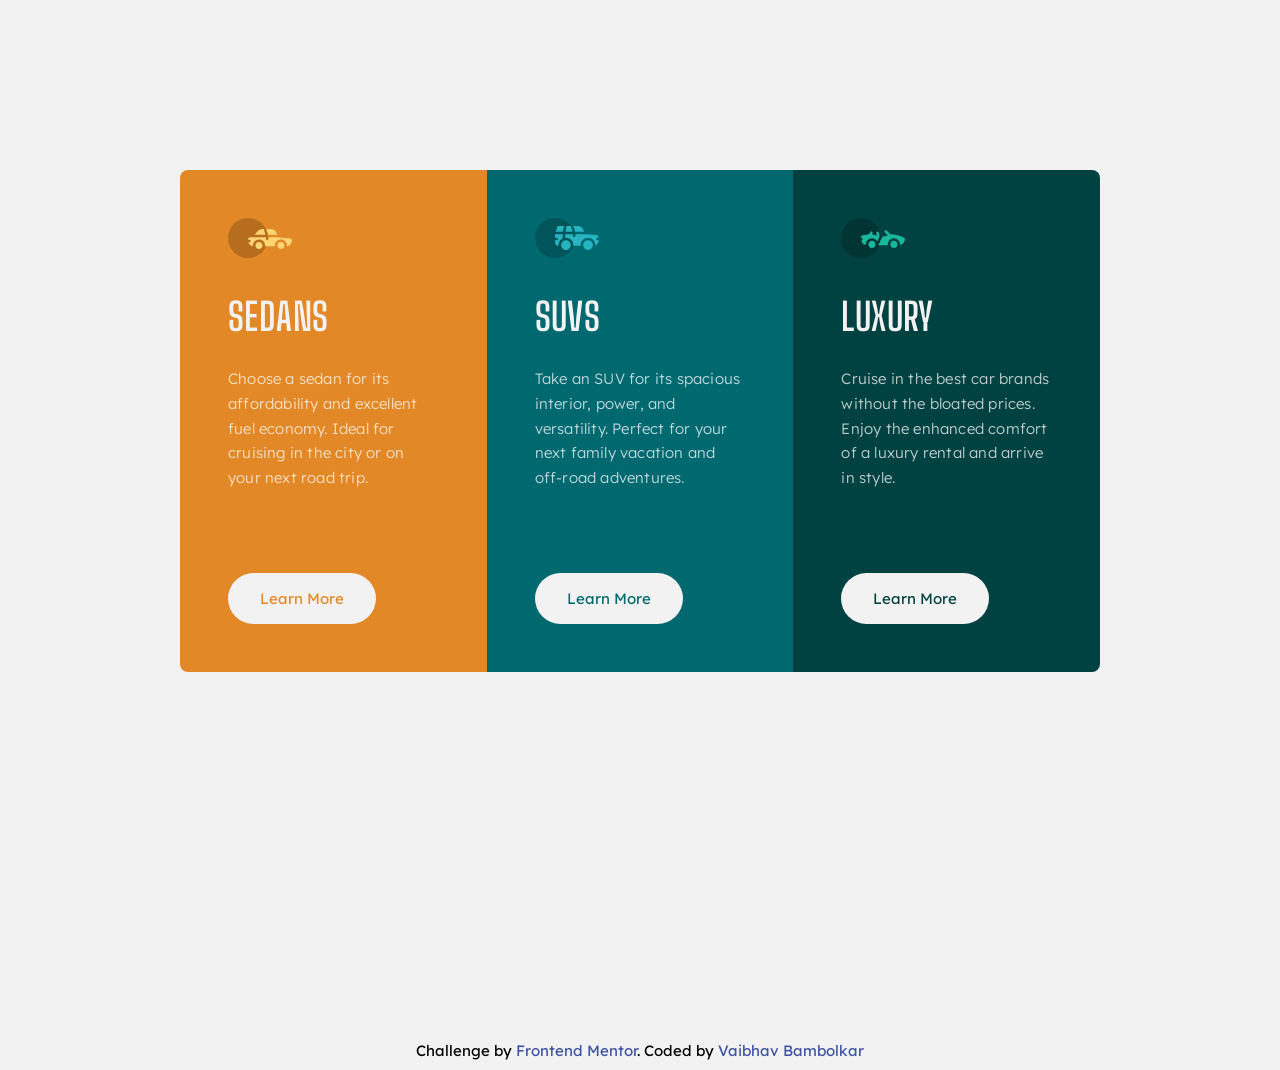
<file: 3-column-preview-card-component/index.html>
<!DOCTYPE html>
<html lang="en">
  <head>
    <meta charset="UTF-8" />
    <meta name="viewport" content="width=device-width, initial-scale=1.0" />
    <!-- displays site properly based on user's device -->

    <link
      rel="icon"
      type="image/png"
      sizes="32x32"
      href="./images/favicon-32x32.png"
    />

    <link rel="preconnect" href="https://fonts.googleapis.com" />
    <link rel="preconnect" href="https://fonts.gstatic.com" crossorigin />
    <link
      href="https://fonts.googleapis.com/css2?family=Big+Shoulders:opsz,wght@10..72,100..900&family=Lexend+Deca:wght@100..900&display=swap"
      rel="stylesheet"
    />

    <link rel="stylesheet" href="style.css" />

    <title>Frontend Mentor | 3-column preview card component</title>
  </head>
  <body>
    <div class="container">
      <div class="col-1">
        <svg width="64" height="40" xmlns="http://www.w3.org/2000/svg">
          <g fill="none" fill-rule="evenodd">
            <circle fill="#000" opacity=".201" cx="20" cy="20" r="20" />
            <path
              d="M52.936 24.11c1.942 0 3.517 1.542 3.517 3.445 0 1.903-1.575 3.445-3.517 3.445s-3.516-1.542-3.516-3.445c0-1.903 1.574-3.445 3.516-3.445zm-21.957 0c1.942 0 3.517 1.542 3.517 3.445 0 1.903-1.575 3.445-3.517 3.445s-3.516-1.542-3.516-3.445c0-1.903 1.574-3.445 3.516-3.445zm6.948-4.848v1.429c0 .716.61 1.293 1.348 1.259a1.295 1.295 0 001.225-1.295v-1.393h8.256l13.483 1.313c.956.093 1.676.881 1.676 1.814 0 2.89-2.126 5.303-4.926 5.819.397-3.557-2.458-6.62-6.053-6.62-3.646 0-6.504 3.14-6.039 6.723h-9.879c.466-3.588-2.397-6.722-6.039-6.722-3.595 0-6.45 3.062-6.052 6.62-2.14-.398-3.916-1.912-4.61-3.931h1.142c.731 0 1.32-.598 1.285-1.322-.033-.678-.629-1.2-1.322-1.2H20v-.251c0-1.274 1.066-2.243 2.306-2.243h15.62zM42.59 11c2.645 0 4.99 1.556 5.972 3.963l.726 1.779H40.17L38.413 11h4.178zm-6.865 0l1.758 5.741H26.505l3.357-3.654A6.502 6.502 0 0134.644 11h1.082z"
              fill="#FFD473"
              fill-rule="nonzero"
            />
          </g>
        </svg>
        <h2 class="title">Sedans</h2>
        <p class="description">
          Choose a sedan for its affordability and excellent fuel economy. Ideal
          for cruising in the city or on your next road trip.
        </p>
        <a href="#" class="btn btn--1">Learn More</a>
      </div>
      <div class="col-2">
        <svg width="64" height="40" xmlns="http://www.w3.org/2000/svg">
          <g fill="none" fill-rule="evenodd">
            <circle fill="#000" opacity=".201" cx="20" cy="20" r="20" />
            <path
              d="M31.002 22.358c2.917 0 5.18 2.593 4.762 5.506a4.828 4.828 0 01-2.962 3.778 4.797 4.797 0 01-5.3-1.165c-1.188-1.26-1.235-2.613-1.263-2.613-.42-2.924 1.857-5.506 4.763-5.506zm22 0c3.457 0 5.798 3.567 4.41 6.744A4.816 4.816 0 0152.3 31.94a4.826 4.826 0 01-4.06-4.077c-.42-2.915 1.846-5.506 4.762-5.506zm-15.04-6.083v1.462a1.29 1.29 0 001.352 1.29c.693-.033 1.227-.631 1.227-1.326v-1.426h8.3l13.056.716a1.29 1.29 0 011.164.917c.27.895.446 1.477.563 1.87h-1.047c-.694 0-1.291.534-1.324 1.228a1.29 1.29 0 001.288 1.352h1.445c-.164 2.225-1.57 4.193-3.6 5.05.13-4.212-3.255-7.63-7.384-7.63-4.317 0-7.762 3.718-7.358 8.086h-7.285c.43-4.655-3.503-8.531-8.131-8.046v-3.543h7.734zm-10.312 0v4.308a7.4 7.4 0 00-4.006 7.274 3.874 3.874 0 01-3.642-3.864v-1.635h1.46a1.29 1.29 0 000-2.58h-1.461v-3.213l.003-.29h7.646zm14.986-8.196c2.65 0 5 1.592 5.984 4.055l.63 1.579a5.525 5.525 0 01-.065-.004l-.026-.002-.034-.002-.022-.002a4.178 4.178 0 00-.224-.006l-.098-.001h-.039l-.136-.001h-.052l-.326-.001H40.211L38.528 8.08zm-13.632 0l-1.122 5.616h-7.144l1.47-4.71a1.29 1.29 0 011.231-.906h5.565zm6.832 0l1.683 5.615h-7.007l1.121-5.615h4.203z"
              fill="#26B5C0"
              fill-rule="nonzero"
            />
          </g>
        </svg>
        <h2 class="title">SUVs</h2>
        <p class="description">
          Take an SUV for its spacious interior, power, and versatility. Perfect
          for your next family vacation and off-road adventures.
        </p>
        <a href="#" class="btn btn--2">Learn More</a>
      </div>
      <div class="col-3">
        <svg width="64" height="40" xmlns="http://www.w3.org/2000/svg">
          <g fill="none" fill-rule="evenodd">
            <circle fill="#000" opacity=".201" cx="20" cy="20" r="20" />
            <path
              d="M30.98 22.835c1.941 0 3.516 1.604 3.516 3.583 0 1.978-1.575 3.582-3.517 3.582s-3.516-1.604-3.516-3.582c0-1.979 1.574-3.583 3.516-3.583zm21.956 0c1.942 0 3.517 1.604 3.517 3.583 0 1.978-1.575 3.582-3.517 3.582s-3.516-1.604-3.516-3.582c0-1.979 1.574-3.583 3.516-3.583zm-9.143-10.45a1.27 1.27 0 011.819 0l3.715 3.784c4.444-.115 9.7 1.142 13.964 3.753.387.237.624.664.624 1.124 0 3.006-2.126 5.514-4.926 6.05.397-3.698-2.458-6.882-6.053-6.882-3.646 0-6.504 3.264-6.039 6.99h-9.669c.76-1.544.993-2.026 1.337-2.711l.082-.162c.421-.835 1.056-2.07 2.883-5.65 1.68-.023 3.47-.408 5.247-1.403l-2.984-3.04a1.328 1.328 0 010-1.854zm-7.68 1.064c.683-.2 1.395.202 1.592.898l.749 2.652a3.46 3.46 0 01-.247 2.51l-1.733 3.395-.216.424c-1.07-1.89-3.06-3.114-5.279-3.114-3.595 0-6.45 3.184-6.052 6.885-1.832-.347-3.414-1.537-4.278-3.276a1.331 1.331 0 01.117-1.376l.955-1.303-1.325-1.295c-.751-.735-.376-2.024.64-2.231l6.614-1.346.13-.026c.092-.019.145-.03.157-.031.314-.146 1.07-.591 1.07-1.506 0-.734.592-1.327 1.316-1.31.712.016 1.268.662 1.256 1.388a4.11 4.11 0 01-.348 1.611 22.69 22.69 0 014.7 1.146l-.7-2.473a1.314 1.314 0 01.882-1.622z"
              fill="#19B89D"
              fill-rule="nonzero"
            />
          </g>
        </svg>
        <h2 class="title">Luxury</h2>
        <p class="description">
          Cruise in the best car brands without the bloated prices. Enjoy the
          enhanced comfort of a luxury rental and arrive in style.
        </p>
        <a href="#" class="btn btn--3">Learn More</a>
      </div>
    </div>

    <div class="attribution">
      Challenge by
      <a href="https://www.frontendmentor.io?ref=challenge" target="_blank"
        >Frontend Mentor</a
      >. Coded by
      <a href="https://github.com/vaibhavbambolkar" target="_blank"
        >Vaibhav Bambolkar</a
      >
    </div>
  </body>
</html>
</file>
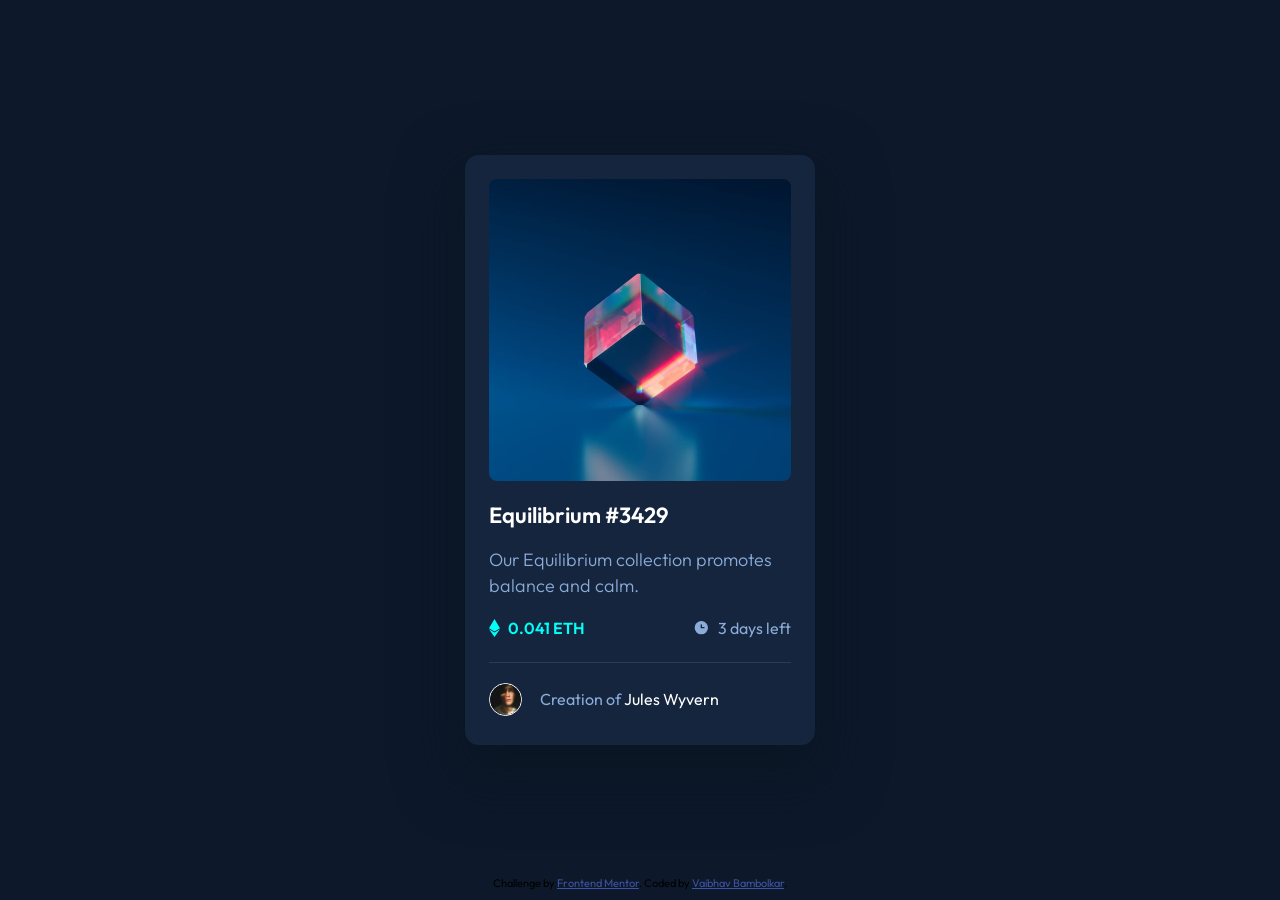
<file: nft-preview-card-component/index.html>
<!DOCTYPE html>
<html lang="en">
  <head>
    <meta charset="UTF-8" />
    <meta name="viewport" content="width=device-width, initial-scale=1.0" />
    <!-- displays site properly based on user's device -->
    <link rel="preconnect" href="https://fonts.googleapis.com" />
    <link rel="preconnect" href="https://fonts.gstatic.com" crossorigin />
    <link
      href="https://fonts.googleapis.com/css2?family=Outfit:wght@100..900&display=swap"
      rel="stylesheet"
    />

    <link
      rel="icon"
      type="image/png"
      sizes="32x32"
      href="./images/favicon-32x32.png"
    />
    <link rel="stylesheet" href="css/style.css" />

    <title>Frontend Mentor | NFT preview card component</title>
  </head>
  <body>
    <article class="card">
      <div class="img-container">
        <img
          src="images/image-equilibrium.jpg"
          alt="Equilibrium image"
          class="card-img"
        />
        <div>
          <svg width="48" height="48" xmlns="http://www.w3.org/2000/svg">
            <g fill="none" fill-rule="evenodd">
              <path d="M0 0h48v48H0z" />
              <path
                d="M24 9C14 9 5.46 15.22 2 24c3.46 8.78 12 15 22 15 10.01 0 18.54-6.22 22-15-3.46-8.78-11.99-15-22-15Zm0 25c-5.52 0-10-4.48-10-10s4.48-10 10-10 10 4.48 10 10-4.48 10-10 10Zm0-16c-3.31 0-6 2.69-6 6s2.69 6 6 6 6-2.69 6-6-2.69-6-6-6Z"
                fill="#FFF"
                fill-rule="nonzero"
              />
            </g>
          </svg>
        </div>
      </div>

      <div class="details-container">
        <h2 class="card-title">Equilibrium #3429</h2>
        <p class="card-description">
          Our Equilibrium collection promotes balance and calm.
        </p>
        <div class="card-info">
          <div>
            <svg width="11" height="18" xmlns="http://www.w3.org/2000/svg">
              <path
                d="M11 10.216 5.5 18 0 10.216l5.5 3.263 5.5-3.262ZM5.5 0l5.496 9.169L5.5 12.43 0 9.17 5.5 0Z"
                fill="#00FFF8"
              />
            </svg>
            <p class="card-price">0.041 ETH</p>
          </div>
          <div>
            <svg width="17" height="17" xmlns="http://www.w3.org/2000/svg">
              <path
                d="M8.305 2.007a6.667 6.667 0 1 0 0 13.334 6.667 6.667 0 0 0 0-13.334Zm2.667 7.334H8.305a.667.667 0 0 1-.667-.667V6.007a.667.667 0 0 1 1.334 0v2h2a.667.667 0 0 1 0 1.334Z"
                fill="#8BACD9"
              />
            </svg>
            <p class="card-time-left">3 days left</p>
          </div>
        </div>
        <div class="line"></div>
        <div class="creator">
          <img
            src="images/image-avatar.png"
            alt="Jules Wyvern Headshot"
            class="creator-img"
          />
          <p class="creator-name">Creation of <span>Jules Wyvern</span></p>
        </div>
      </div>
    </article>

    <div class="attribution">
      Challenge by
      <a href="https://www.frontendmentor.io?ref=challenge" target="_blank"
        >Frontend Mentor</a
      >. Coded by
      <a href="https://github.com/vaibhavbambolkar/" target="_blank"
        >Vaibhav Bambolkar</a
      >.
    </div>
  </body>
</html>
</file>
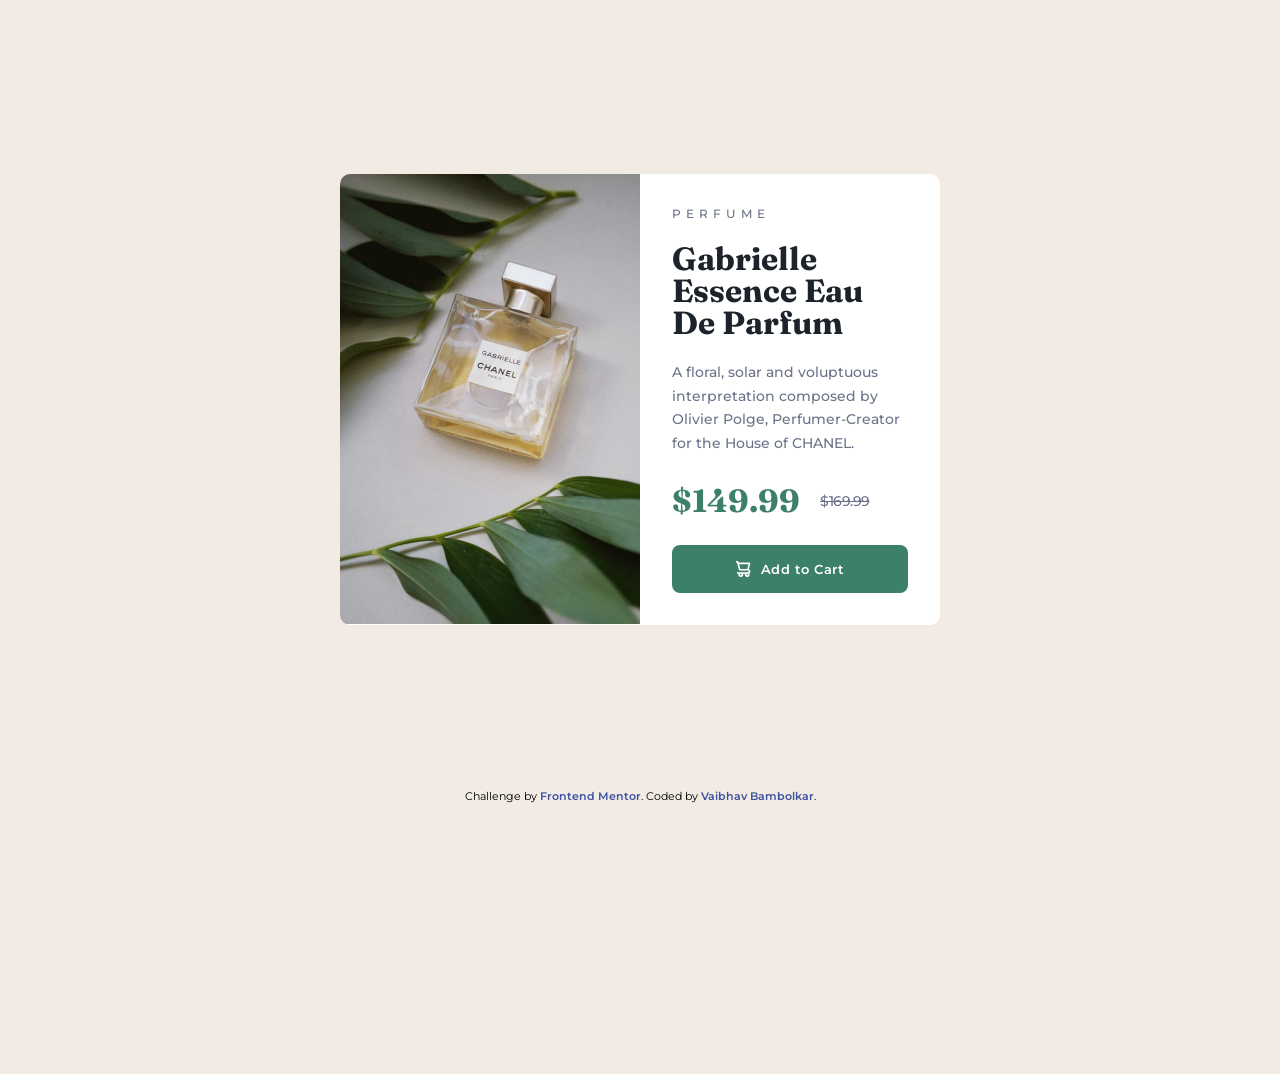
<file: product-preview-card-component/index.html>
<!DOCTYPE html>
<html lang="en">
  <head>
    <meta charset="UTF-8" />
    <meta name="viewport" content="width=device-width, initial-scale=1.0" />
    <!-- displays site properly based on user's device -->

    <link
      rel="icon"
      type="image/png"
      sizes="32x32"
      href="./images/favicon-32x32.png"
    />

    <link rel="preconnect" href="https://fonts.googleapis.com" />
    <link rel="preconnect" href="https://fonts.gstatic.com" crossorigin />
    <link
      href="https://fonts.googleapis.com/css2?family=Fraunces:ital,opsz,wght@0,9..144,100..900;1,9..144,100..900&family=Montserrat:ital,wght@0,100..900;1,100..900&display=swap"
      rel="stylesheet"
    />

    <link rel="stylesheet" href="style.css" />

    <title>Frontend Mentor | Product preview card component</title>
  </head>
  <body>
    <div class="card">
      <picture>
        <source
          media="(max-width: 375px)"
          srcset="images/image-product-mobile.jpg"
        />
        <img
          src="images/image-product-desktop.jpg"
          alt="Image of perfume bottle"
          class="card-img"
        />
      </picture>
      <div class="card-text-box">
        <h3 class="card-category">Perfume</h3>
        <h2 class="card-title">Gabrielle Essence Eau De Parfum</h2>
        <p class="card-description">
          A floral, solar and voluptuous interpretation composed by Olivier
          Polge, Perfumer-Creator for the House of CHANEL.
        </p>
        <div class="card-price">
          <p class="card-price--after">$149.99</p>
          <p class="card-price--before">$169.99</p>
        </div>
        <button class="cta">
          <svg width="15" height="16" xmlns="http://www.w3.org/2000/svg">
            <path
              d="M14.383 10.388a2.397 2.397 0 0 0-1.518-2.222l1.494-5.593a.8.8 0 0 0-.144-.695.8.8 0 0 0-.631-.28H2.637L2.373.591A.8.8 0 0 0 1.598 0H0v1.598h.983l1.982 7.4a.8.8 0 0 0 .799.59h8.222a.8.8 0 0 1 0 1.599H1.598a.8.8 0 1 0 0 1.598h.943a2.397 2.397 0 1 0 4.507 0h1.885a2.397 2.397 0 1 0 4.331-.376 2.397 2.397 0 0 0 1.12-2.021ZM11.26 7.99H4.395L3.068 3.196h9.477L11.26 7.991Zm-6.465 6.392a.8.8 0 1 1 0-1.598.8.8 0 0 1 0 1.598Zm6.393 0a.8.8 0 1 1 0-1.598.8.8 0 0 1 0 1.598Z"
              fill="#FFF"
            />
          </svg>
          <span>Add to Cart</span>
        </button>
      </div>
    </div>

    <div class="attribution">
      Challenge by
      <a href="https://www.frontendmentor.io?ref=challenge" target="_blank"
        >Frontend Mentor</a
      >. Coded by
      <a href="https://github.com/vaibhavbambolkar" target="_blank"
        >Vaibhav Bambolkar</a
      >.
    </div>
  </body>
</html>
</file>
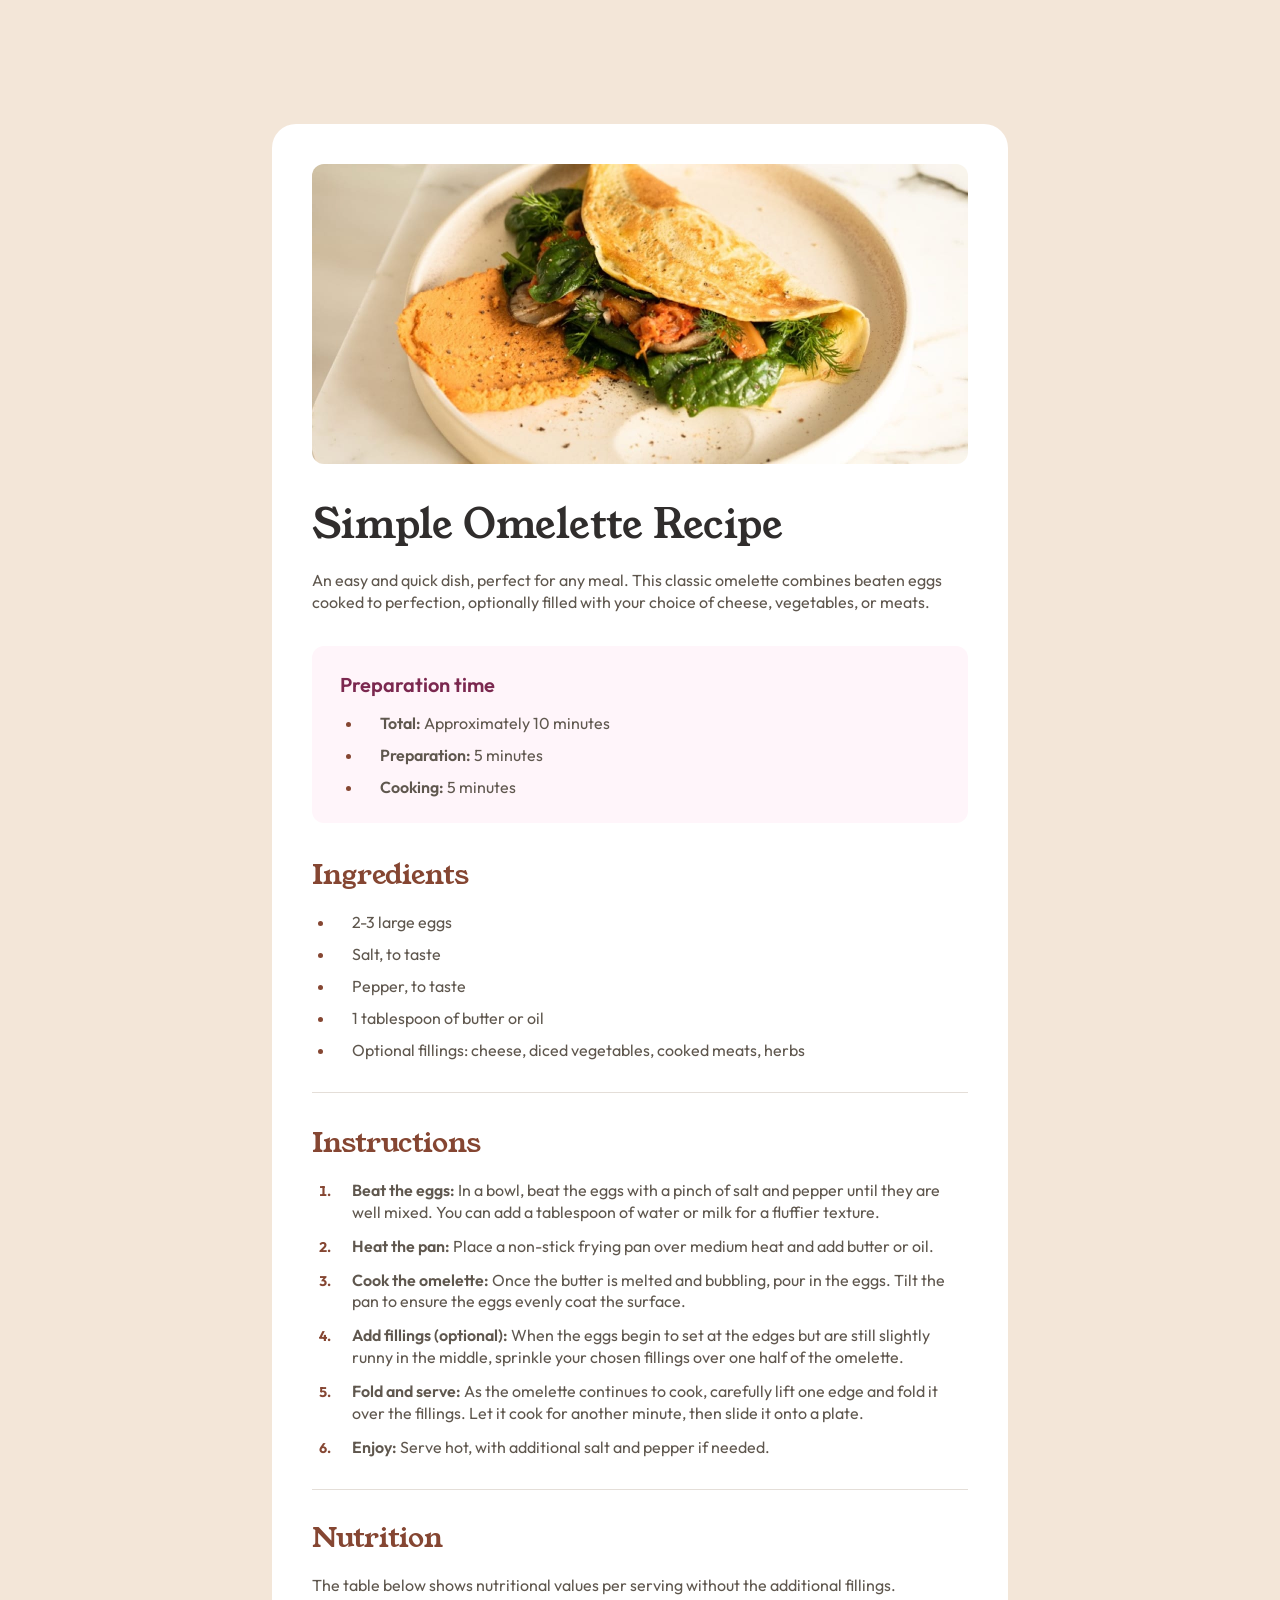
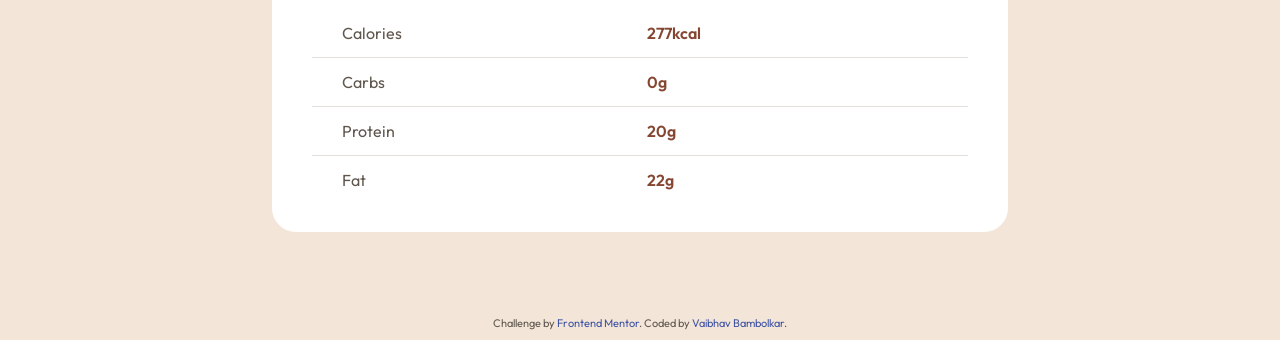
<file: recipe-page/index.html>
<!DOCTYPE html>
<html lang="en">
  <head>
    <meta charset="UTF-8" />
    <meta name="viewport" content="width=device-width, initial-scale=1.0" />
    <!-- displays site properly based on user's device -->

    <link
      rel="icon"
      type="image/png"
      sizes="32x32"
      href="./assets/images/favicon-32x32.png"
    />

    <!-- CSS -->
    <link rel="stylesheet" href="css/style.css" />

    <!-- FONTS -->
    <link rel="preconnect" href="https://fonts.googleapis.com" />
    <link rel="preconnect" href="https://fonts.gstatic.com" crossorigin />
    <link
      href="https://fonts.googleapis.com/css2?family=Outfit:wght@100..900&family=Young+Serif&display=swap"
      rel="stylesheet"
    />

    <title>Frontend Mentor | Recipe page</title>

    <!-- Feel free to remove these styles or customise in your own stylesheet 👍 -->
    <style>
      .attribution {
        font-size: 11px;
        text-align: center;
      }
      .attribution a {
        color: hsl(228, 45%, 44%);
      }
    </style>
  </head>
  <body>
    <div class="container">
      <img
        src="assets/images/image-omelette.jpeg"
        alt="Image of Omellete recipe"
        class="recipe-image"
      />

      <div class="section-information">
        <h1 class="recipe-title">Simple Omelette Recipe</h1>
        <p class="recipe-description">
          An easy and quick dish, perfect for any meal. This classic omelette
          combines beaten eggs cooked to perfection, optionally filled with your
          choice of cheese, vegetables, or meats.
        </p>

        <div class="section-time">
          <h3 class="heading-time">Preparation time</h3>
          <ul>
            <li><span>Total:</span> Approximately 10 minutes</li>
            <li><span>Preparation:</span> 5 minutes</li>
            <li><span>Cooking:</span> 5 minutes</li>
          </ul>
        </div>

        <div class="section-ingredients">
          <h2 class="heading-ing">Ingredients</h2>
          <ul>
            <li>2-3 large eggs</li>
            <li>Salt, to taste</li>
            <li>Pepper, to taste</li>
            <li>1 tablespoon of butter or oil</li>
            <li>
              Optional fillings: cheese, diced vegetables, cooked meats, herbs
            </li>
          </ul>
        </div>

        <div class="section-instruction">
          <h2 class="heading-inst">Instructions</h2>
          <ol>
            <li>
              <span>Beat the eggs:</span> In a bowl, beat the eggs with a pinch
              of salt and pepper until they are well mixed. You can add a
              tablespoon of water or milk for a fluffier texture.
            </li>
            <li>
              <span>Heat the pan:</span> Place a non-stick frying pan over
              medium heat and add butter or oil.
            </li>
            <li>
              <span>Cook the omelette:</span> Once the butter is melted and
              bubbling, pour in the eggs. Tilt the pan to ensure the eggs evenly
              coat the surface.
            </li>
            <li>
              <span>Add fillings (optional):</span> When the eggs begin to set
              at the edges but are still slightly runny in the middle, sprinkle
              your chosen fillings over one half of the omelette.
            </li>
            <li>
              <span>Fold and serve:</span> As the omelette continues to cook,
              carefully lift one edge and fold it over the fillings. Let it cook
              for another minute, then slide it onto a plate.
            </li>
            <li>
              <span>Enjoy:</span> Serve hot, with additional salt and pepper if
              needed.
            </li>
          </ol>
        </div>

        <div class="section-nutrition">
          <h2>Nutrition</h2>
          <p>
            The table below shows nutritional values per serving without the
            additional fillings.
          </p>
          <table>
            <tbody>
              <tr>
                <td>Calories</td>
                <td>277kcal</td>
              </tr>
              <tr>
                <td>Carbs</td>
                <td>0g</td>
              </tr>
              <tr>
                <td>Protein</td>
                <td>20g</td>
              </tr>
              <tr>
                <td>Fat</td>
                <td>22g</td>
              </tr>
            </tbody>
          </table>
        </div>
      </div>
    </div>

    <div class="attribution">
      Challenge by
      <a href="https://www.frontendmentor.io?ref=challenge" target="_blank"
        >Frontend Mentor</a
      >. Coded by
      <a href="https://github.com/vaibhavbambolkar" target="_blank"
        >Vaibhav Bambolkar</a
      >.
    </div>
  </body>
</html>
</file>
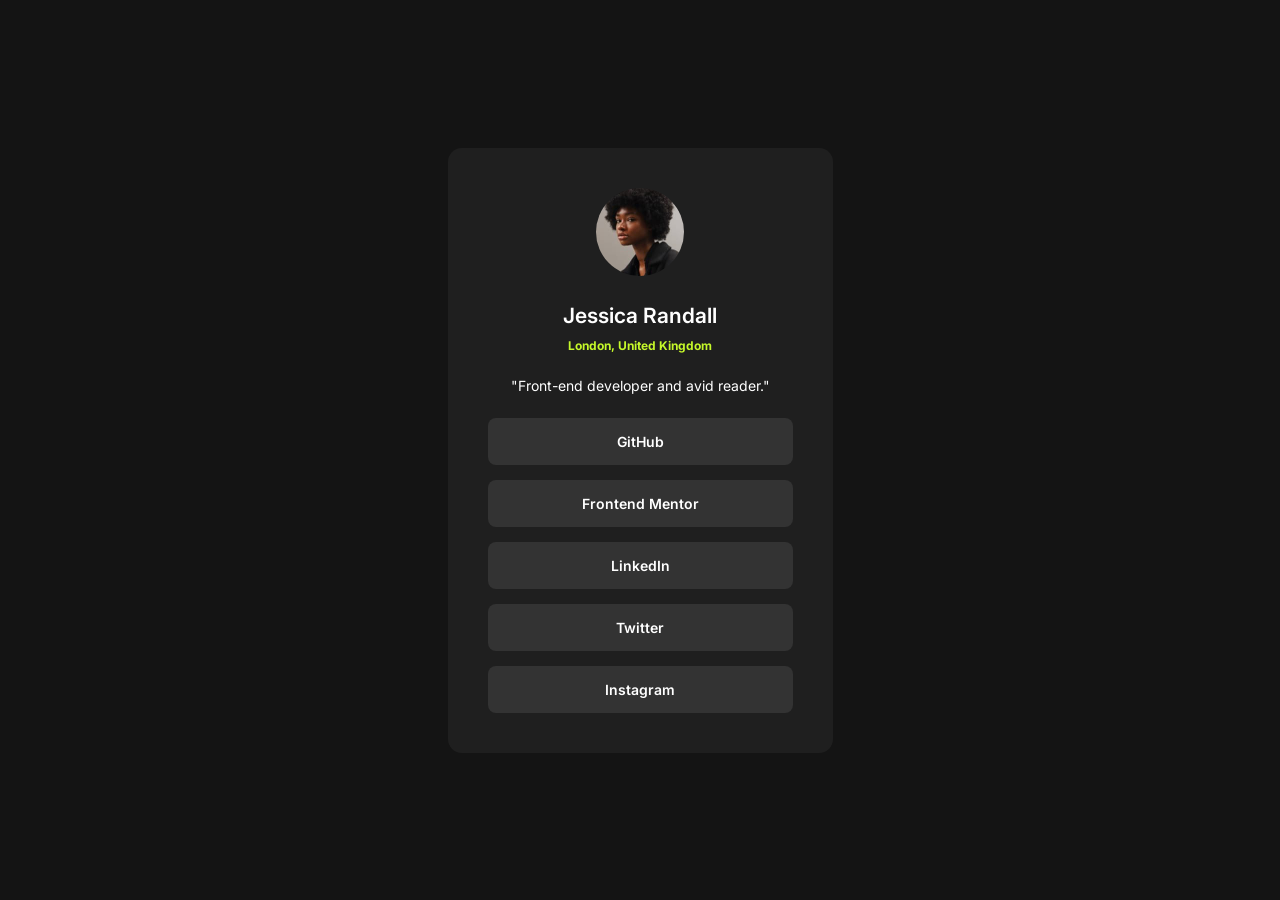
<file: social-links-profile/index.html>
<!DOCTYPE html>
<html lang="en">
  <head>
    <meta charset="UTF-8" />
    <meta name="viewport" content="width=device-width, initial-scale=1.0" />
    <!-- displays site properly based on user's device -->

    <link
      rel="icon"
      type="image/png"
      sizes="32x32"
      href="./assets/images/favicon-32x32.png"
    />
    <link rel="stylesheet" href="style.css" />
    <title>Frontend Mentor | Social links profile</title>
  </head>
  <body>
    <article class="profile-card">
      <header>
        <img
          src="assets/images/avatar-jessica.jpeg"
          alt="Jessica Randall"
          class="profile-image"
        />
        <h1 class="profile-name">Jessica Randall</h1>
        <p class="profile-location">London, United Kingdom</p>
      </header>
      <p class="profile-bio">"Front-end developer and avid reader."</p>
      <nav class="profile-links">
        <ul>
          <li class="profile-link">GitHub</li>
          <li class="profile-link">Frontend Mentor</li>
          <li class="profile-link">LinkedIn</li>
          <li class="profile-link">Twitter</li>
          <li class="profile-link">Instagram</li>
        </ul>
      </nav>
    </article>

    <!-- <div class="attribution">
      Challenge by
      <a href="https://www.frontendmentor.io?ref=challenge" target="_blank"
        >Frontend Mentor</a
      >. Coded by <a href="#">Your Name Here</a>.
    </div> -->
  </body>
</html>
</file>
<file: 3-column-preview-card-component/style.css>
* {
  margin: 0;
  padding: 0;
  box-sizing: border-box;
}

body {
  background-color: hsl(0, 0%, 95%);
  font-size: 15px;
  font-family: "Lexend Deca", sans-serif;
  position: relative;
  height: 100vh;
}

.container {
  border-radius: 8px;
  width: 920px;
  margin: 170px auto;
  display: grid;
  grid-template-columns: repeat(3, 1fr);
  overflow: hidden;
}

.col-1,
.col-2,
.col-3 {
  padding: 48px;
}

.col-1 {
  background-color: hsl(31, 77%, 52%);
}

.col-2 {
  background-color: hsl(184, 100%, 22%);
}

.col-3 {
  background-color: hsl(179, 100%, 13%);
}

svg {
  margin-bottom: 32px;
}

.title {
  font-size: 38px;
  color: hsl(0, 0%, 95%);
  letter-spacing: 0.4px;
  font-family: "Big Shoulders", sans-serif;
  font-weight: 500;
  text-transform: uppercase;
  margin-bottom: 28px;
}

.description {
  color: hsla(0, 0%, 100%, 0.75);
  font-weight: 300;
  margin-bottom: 82px;
  line-height: 1.65;
  letter-spacing: 0.2px;
}

.btn--1 {
  color: #e38826;
}
.btn--2 {
  color: #006970;
}
.btn--3 {
  color: #004241;
}

.btn:link,
.btn:visited {
  background-color: hsl(0, 0%, 95%);
  text-decoration: none;
  border-radius: 50px;
  display: inline-block;
  padding: 16px 32px;
  transition: all 0.3s;
}

.btn:hover,
.btn:active {
  color: hsl(0, 0%, 95%);
  box-shadow: inset 0 0 0 2px hsl(0, 0%, 95%);
  background-color: transparent;
}

/************************/
/* ATTRIBUTION */

.attribution {
  position: absolute;
  left: 50%;
  bottom: 10px;
  transform: translateX(-50%);
}

.attribution a:link,
.attribution a:visited {
  color: hsl(228, 45%, 44%);
  text-decoration: none;
}
</file>
<file: nft-preview-card-component/css/style.css>
* {
  padding: 0;
  margin: 0;
  box-sizing: border-box;
}

body {
  font-family: "Outfit", sans-serif;
  font-size: 18px;
  background-color: #0d192b;

  /* centering the element */
  display: flex;
  height: 100vh;
  align-items: center;
  justify-content: center;
}

.card {
  color: #8bacd9;
  width: 350px;
  background-color: #14253d;
  padding: 24px;
  border-radius: 14px;
  box-shadow: 0 25px 50px 20px #0b1625;
}

.card-img {
  display: block;
  width: 100%;
  border-radius: 8px;
  /* margin-bottom: 20px; */
}

/* IMAGE HOVER EFFECT code */
.img-container {
  position: relative;
  overflow: hidden;
  margin-bottom: 20px;
}

.img-container div {
  height: 100%;
  width: 100%;
  background-color: #00fff781;
  position: absolute;
  top: 0;
  left: 0;
  border-radius: 8px;
  opacity: 0;
}

.img-container div svg {
  position: absolute;
  left: 50%;
  top: 50%;
  transform: translate(-50%, -50%);
  opacity: 0;
}

.img-container div:hover,
.img-container div svg {
  opacity: 100;
  cursor: pointer;
}
/* image hover effect code ends */

.card-title {
  color: #fff;
  font-size: 22px;
  font-weight: 600;
  margin-bottom: 18px;

  /* for hover effect */
  display: inline-block;
}

.card-title:hover {
  color: #00fff8;
  cursor: pointer;
}

.card-description {
  font-weight: 300;
  margin-bottom: 20px;
  line-height: 1.4;
}

.card-info {
  display: flex;
  justify-content: space-between;
}

.card-info div {
  display: flex;
  align-items: center;
  gap: 8px;
}

.card-price {
  color: #00fff8;
  font-size: 16px;
  font-weight: 600;
}

.card-time-left {
  font-size: 16px;
}

.line {
  border-top: 1px solid #8bacd954;
  opacity: 50%;
  margin: 24px 0 20px 0;
}

.creator {
  display: flex;
  align-items: center;
  gap: 18px;
  margin-bottom: 5px;
}

.creator-img {
  width: 33px;
  border: 1.5px solid #fff;
  border-radius: 50%;
}

.creator-name {
  font-size: 16px;
}

.creator-name span {
  color: #fff;
}

.creator-name span:hover {
  color: #00fff8;
  cursor: pointer;
}

/* attribution */
.attribution {
  font-size: 11px;
  text-align: center;

  position: absolute;
  bottom: 10px;
}

.attribution a {
  color: hsl(228, 45%, 44%);
}
</file>
<file: product-preview-card-component/style.css>
:root {
  --dark-cyan: rgb(60, 128, 103);
  --cream: rgb(242, 235, 227);
  --very-dark-blue: hsl(212, 21%, 14%);
  --dark-grayish-blue: hsl(228, 12%, 48%);
  --white: rgb(255, 255, 255);
}

* {
  margin: 0;
  padding: 0;
  box-sizing: border-box;
}

body {
  font-size: 14px;
  height: 100vh;
  font-family: "Montserrat", sans-serif;
  background-color: var(--cream);
}

.card {
  background-color: var(--white);
  width: 600px;
  margin: 174px auto;
  border-radius: 10px;
  overflow: hidden;

  display: grid;
  grid-template-columns: 1fr 1fr;
}

.card-img {
  display: block;
  width: 100%;
}

.card-text-box {
  padding: 32px;
  display: flex;
  flex-direction: column;
  gap: 22px;
}

.card-category {
  font-weight: 500;
  font-size: 12px;
  color: var(--dark-grayish-blue);
  letter-spacing: 5px;
  text-transform: uppercase;
}

.card-title {
  font-family: "Fraunces", serif;
  font-size: 32px;
  color: var(--very-dark-blue);
  line-height: 1;
}

.card-description {
  color: var(--dark-grayish-blue);
  font-weight: 500;
  line-height: 1.68;
}

.card-price {
  margin-top: 4px;
  display: flex;
  align-items: center;
  gap: 20px;
}

.card-price--after {
  font-family: "Fraunces", serif;
  font-size: 32px;
  font-weight: 700;
  color: var(--dark-cyan);
}

.card-price--before {
  font-weight: 500;
  color: var(--dark-grayish-blue);
  text-decoration: line-through;
  letter-spacing: -0.5px;
}

.cta {
  font-family: "Montserrat", sans-serif;
  font-weight: 600;
  color: var(--white);
  background-color: var(--dark-cyan);
  border: none;
  border-radius: 8px;
  padding: 16px;
  margin-top: 3px;

  display: flex;
  align-items: center;
  justify-content: center;
  gap: 10px;
}

.cta:hover {
  background-color: rgb(26, 64, 49);
  cursor: pointer;
}

.cta span {
  letter-spacing: 0.5px;
}

.attribution {
  font-size: 11px;
  text-align: center;
  transform: translateY(-10px);
}

.attribution a:link,
.attribution a:visited {
  color: hsl(228, 45%, 44%);
  text-decoration: none;
  font-weight: 600;
}

/* MEDIA QUERIES */

/* @media screen and (max-width: 375px) {
  .card {
    width: 345px;
    margin: 0 16px;
    grid-template-columns: 1fr;
  }

  .card-text-box {
    padding: 25px;
  }
} */
</file>
<file: recipe-page/css/style.css>
/* 
- White: hsl(0, 0%, 100%)

- Stone 100: hsl(30, 54%, 90%)
- Stone 150: hsl(30, 18%, 87%)
- Stone 600: hsl(30, 10%, 34%)
- Stone 900: hsl(24, 5%, 18%)

- Brown 800: hsl(14, 45%, 36%)

- Rose 800: hsl(332, 51%, 32%)
- Rose 50: hsl(330, 100%, 98%)
*/

* {
  padding: 0;
  margin: 0;
  box-sizing: border-box;
}

body {
  color: hsl(30, 10%, 34%);
  background-color: hsl(30, 54%, 90%);
  font-family: "Outfit", sans-serif;
}

.container {
  background-color: #fff;
  width: 736px;
  padding: 40px;
  padding-bottom: 28px;
  border-radius: 24px;
  margin: 124px auto 84px auto;
}

.recipe-image {
  display: block;
  width: 100%;
  border-radius: 12px;
}

.section-information {
  margin-top: 32px;
}

.recipe-title {
  color: hsl(24, 5%, 18%);
  font-family: "Young Serif", sans-serif;
  font-size: 40px;
  font-weight: 400;
  margin-bottom: 16px;
}

.recipe-description {
  color: hsl(30, 10%, 34%);
  margin-bottom: 32px;
}

.recipe-description {
  line-height: 1.4;
}

.section-time {
  background-color: hsl(330, 100%, 98%);
  padding: 26px 28px;
  border-radius: 12px;
  /* margin-bottom: 32px; */
}

.heading-time {
  color: hsl(332, 51%, 32%);
  font-size: 20px;
  font-weight: 600;
  margin-bottom: 16px;
}

ul,
ol {
  /* pushes list to the right */
  margin-left: 22px;
}

ul li,
ol li {
  color: hsl(30, 10%, 34%);
  /* creates space beteen bullet point and text */
  padding-left: 18px;
  margin-bottom: 12px;
}

ul li:last-child,
ol li:last-child {
  margin-bottom: 0;
}

/* Modify bullet points */
ul li::marker,
ol li::marker {
  font-family: "Outfit", sans-serif;
  color: hsl(14, 45%, 36%);
  font-size: 14px;
  font-weight: 700;
}

span {
  font-weight: 600;
  color: hsl(30, 10%, 34%);
}

h2 {
  color: hsl(14, 45%, 36%);
  font-family: "Young Serif", sans-serif;
  font-size: 28px;
  font-weight: 400;
  margin-bottom: 18px;
}

.section-ingredients {
  padding: 32px 0;
  /* adds border separator */
  border-bottom: 1px solid hsl(30, 18%, 87%);
}

.section-instruction {
  padding: 30px 0;
  border-bottom: 1px solid hsl(30, 18%, 87%);
}

ol li {
  line-height: 1.37;
}

.section-nutrition {
  padding-top: 28px;
  /* border-bottom: 1px solid hsl(30, 18%, 87%); */
}

/************************/
/* TABLE */

table {
  width: 100%;
  margin-top: 14px;
  border-collapse: collapse;
}

/* adds left padding to every first td element */
tr td:first-child {
  padding-left: 30px;
}

td {
  width: 51%;
  padding: 14px 0;
  border-bottom: 1px solid hsl(30, 18%, 87%);
}

tr td:last-child {
  font-weight: 600;
  color: hsl(14, 45%, 36%);
}

/* Removes border from last table row */
tr:last-child td {
  border-bottom: 0;
}

/************************/
/* ATTRIBUTION */

.attribution {
  font-size: 0.688rem;
  text-align: center;
  margin-bottom: 10px;
}

.attribution a {
  color: hsl(228, 45%, 44%);
  text-decoration: none;
}
</file>
<file: social-links-profile/style.css>
@import url("https://fonts.googleapis.com/css2?family=Inter:ital,opsz,wght@0,14..32,100..900;1,14..32,100..900&display=swap");

* {
  margin: 0;
  padding: 0;
  box-sizing: border-box;
}

body {
  font-family: "Inter", sans-serif;
  font-size: 14px;
  height: 100vh;
  background-color: hsl(0, 0%, 8%);
  display: flex;
  flex-direction: column;
  justify-content: center;
  align-items: center;
}

.profile-card {
  background-color: hsl(0, 0%, 12%);
  padding: 40px;
  border-radius: 14px;
  text-align: center;
  width: 385px;
  /* display: flex;
  flex-direction: column;
  align-items: center; */
}

.profile-image {
  width: 88px;
  border-radius: 50%;
  margin-bottom: 24px;
}

.profile-name {
  color: hsl(0, 0%, 100%);
  font-weight: 600;
  margin-bottom: 10px;
}

.profile-location {
  color: hsl(75, 94%, 57%);
  font-size: 12px;
  font-weight: 700;
  margin-bottom: 24px;
}

.profile-bio {
  color: hsl(0, 0%, 100%);
  margin-bottom: 24px;
}

.profile-links ul {
  list-style: none;
}

.profile-link {
  color: hsl(0, 0%, 100%);
  font-weight: 600;
  background-color: hsl(0, 0%, 20%);
  width: 100%;
  padding: 15px 0;
  border-radius: 8px;
  margin-bottom: 15px;
}

.profile-link:last-child {
  margin-bottom: 0;
}

.profile-link:hover {
  color: hsl(0, 0%, 8%);
  background-color: hsl(75, 94%, 57%);
  cursor: pointer;
}

/* .attribution {
    font-size: 11px;
    text-align: center;
  }
  .attribution a {
    color: hsl(228, 45%, 44%);
  } */
</file>
